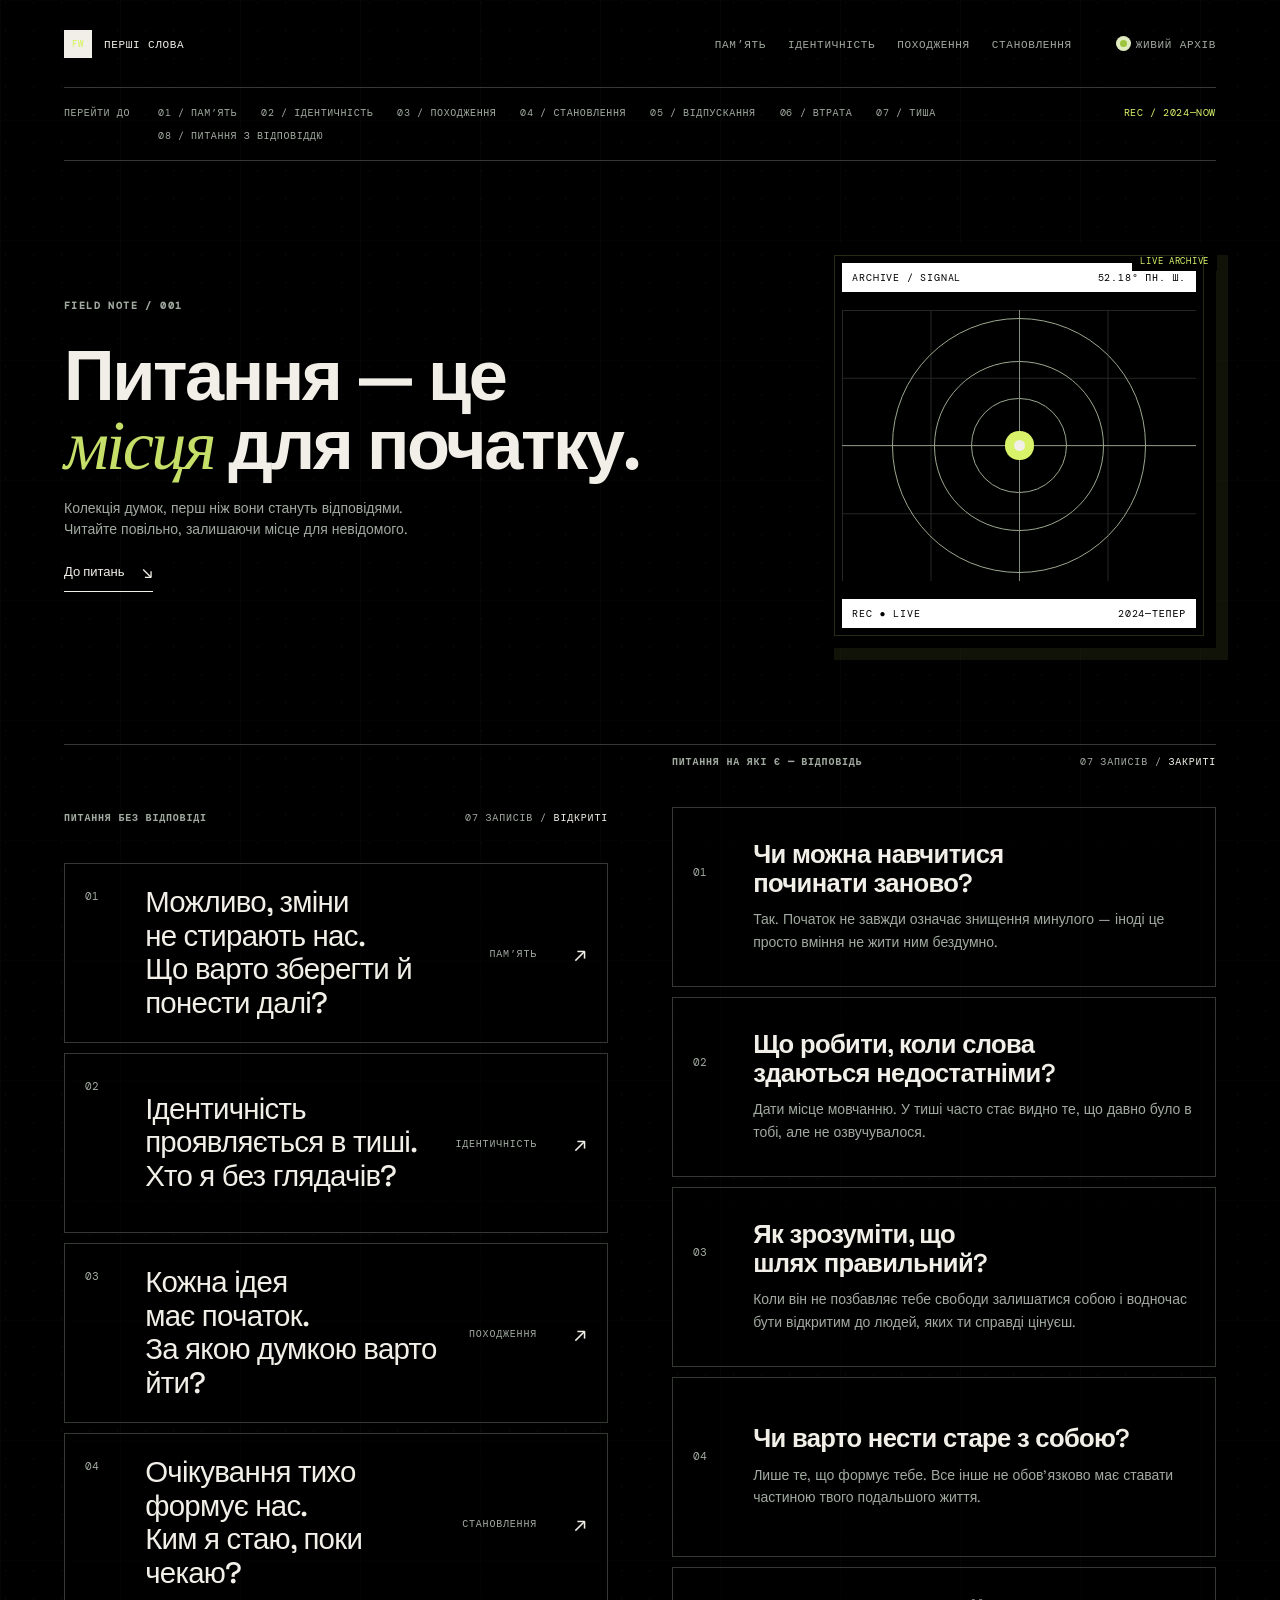
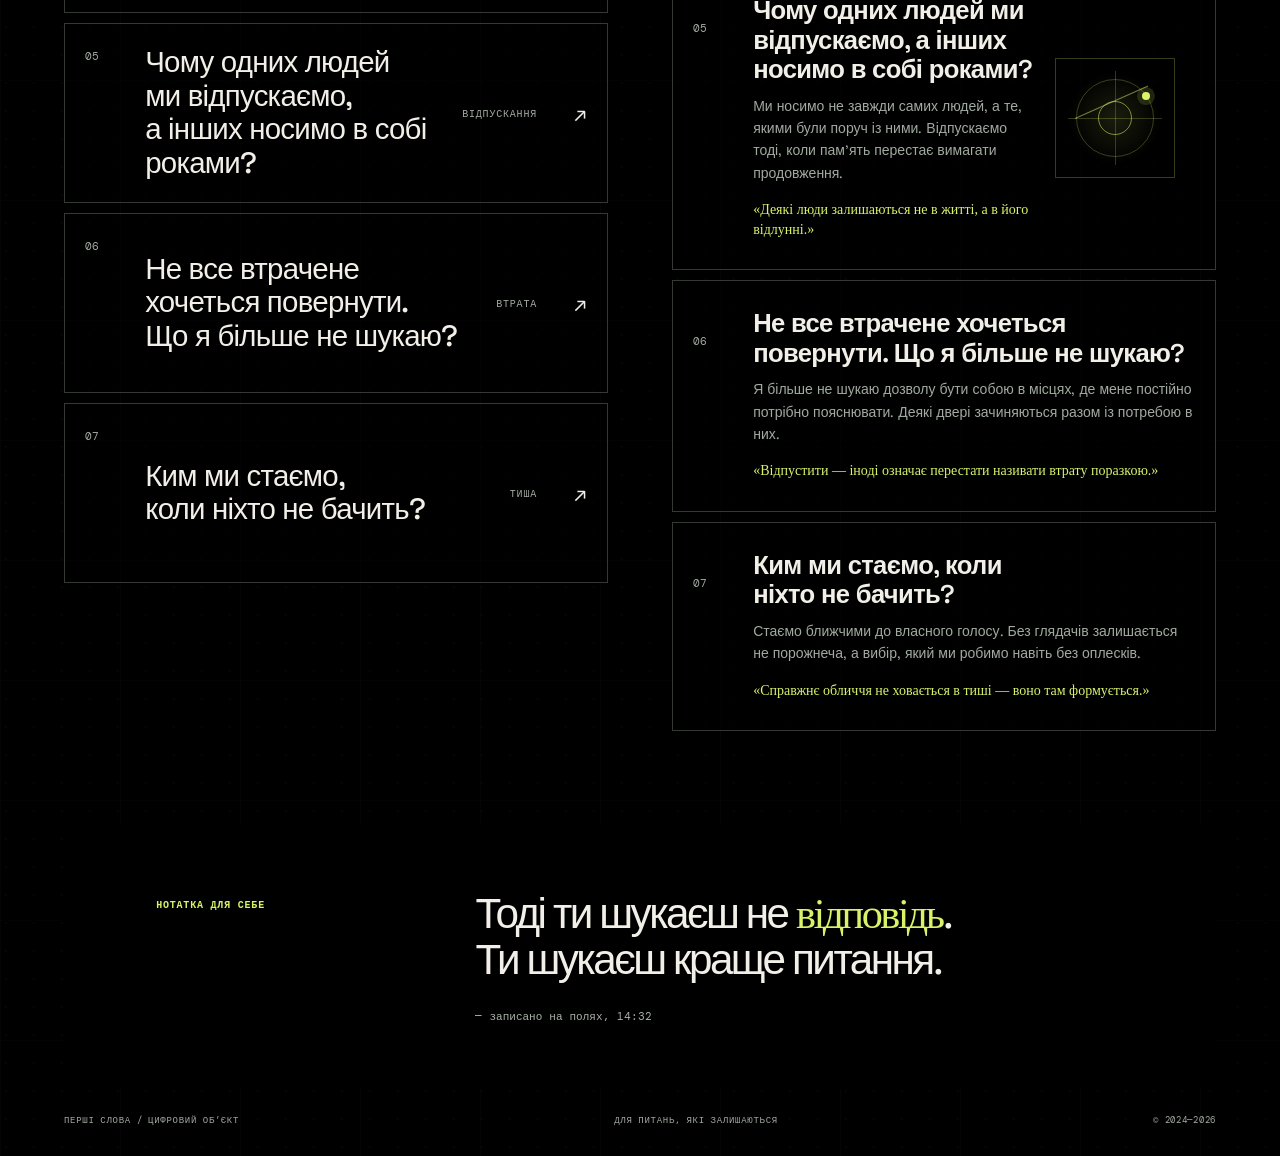
<file: index.html>
<!DOCTYPE html>
<html lang="uk">
<head>
    <meta charset="UTF-8">
    <meta name="viewport" content="width=device-width, initial-scale=1.0">
    <meta name="description" content="Перші слова — живий архів питань, фрагментів і незавершених думок.">
    <title>Перші слова — Живий архів</title>
    <link rel="preconnect" href="https://fonts.googleapis.com">
    <link rel="preconnect" href="https://fonts.gstatic.com" crossorigin>
    <link href="https://fonts.googleapis.com/css2?family=DM+Mono:wght@400;500&family=Space+Grotesk:wght@400;500;600;700&display=swap" rel="stylesheet">
    <link rel="stylesheet" href="styles.css">
</head>
<body>
    <div class="page-shell">
        <header class="site-header">
            <a class="brand" href="#top" aria-label="Головна сторінка Перші слова">
                <span class="brand-mark">FW</span>
                <span>Перші слова</span>
            </a>
            <nav class="main-nav" aria-label="Головна навігація">
                <ul class="topic-menu">
                    <li><a href="related.html#memory">Пам’ять</a></li>
                    <li><a href="related.html#identity">Ідентичність</a></li>
                    <li><a href="related.html#origin">Походження</a></li>
                    <li><a href="related.html#becoming">Становлення</a></li>
                </ul>
            </nav>
            <span class="status"><i></i> Живий архів</span>
        </header>

        <nav class="archive-index" aria-label="Перелік запитань архіву">
            <span class="archive-index-label">Перейти до</span>
            <ul>
                <li><a href="#question-01">01 / Пам’ять</a></li>
                <li><a href="#question-02">02 / Ідентичність</a></li>
                <li><a href="#question-03">03 / Походження</a></li>
                <li><a href="#question-04">04 / Становлення</a></li>
                <li><a href="#question-05">05 / Відпускання</a></li>
                <li><a href="#question-06">06 / Втрата</a></li>
                <li><a href="#question-07">07 / Тиша</a></li>
                <li><a href="#answered-questions">08 / Питання з відповіддю</a></li>
            </ul>
            <span class="archive-index-status">REC / 2024—NOW</span>
        </nav>

        <main id="top">
            <section class="hero" id="archive">
                <div class="hero-copy">
                    <p class="eyebrow"><b>FIELD NOTE / 001</b></p>
                    <h1>Питання — це<br><em> місця </em> для початку.</h1>
                    <p class="intro">Колекція думок, перш ніж вони стануть відповідями. Читайте повільно, залишаючи місце для невідомого.</p>
                    <a class="text-link" href="#questions">До питань <span>↘</span></a>
                </div>
                <div class="signal-card" role="img" aria-label="Візуалізація сигналу архіву">
                    <div class="signal-top"><span>ARCHIVE / SIGNAL</span><span>52.18° пн. ш.</span></div>
                    <div class="signal-visual" aria-hidden="true">
                        <span class="ring ring-one"></span>
                        <span class="ring ring-two"></span>
                        <span class="ring ring-three"></span>
                        <span class="signal-dot"></span>
                        <span class="crosshair horizontal"></span>
                        <span class="crosshair vertical"></span>
                    </div>
                    <div class="signal-bottom"><span>REC ● LIVE</span><span>2024—ТЕПЕР</span></div>
                </div>
            </section>

            <div class="archive-columns">
            <section class="archive-section" id="questions" aria-labelledby="index-title">
                <div class="section-heading">
                    <h2 class="eyebrow" id="index-title">Питання без відповіді</h2>
                    <p class="section-count">07 записів / <span>відкриті</span></p>
                </div>
                <div class="question-list">
                    <a class="question-row" id="question-01" href="related.html#memory" aria-label="Відкрити пов’язане питання про пам’ять">
                        <span class="question-number">01</span>
                        <h2>Можливо, зміни не стирають нас.<br>Що варто зберегти й понести далі?</h2>
                        <span class="question-tag">пам’ять</span>
                        <span class="arrow">↗</span>
                    </a>
                    <a class="question-row" id="question-02" href="related.html#identity" aria-label="Відкрити пов’язане питання про ідентичність">
                        <span class="question-number">02</span>
                        <h2>Ідентичність проявляється в тиші.<br>Хто я без глядачів?</h2>
                        <span class="question-tag">ідентичність</span>
                        <span class="arrow">↗</span>
                    </a>
                    <a class="question-row" id="question-03" href="related.html#origin" aria-label="Відкрити пов’язане питання про походження">
                        <span class="question-number">03</span>
                        <h2>Кожна ідея має початок.<br>За якою думкою варто йти?</h2>
                        <span class="question-tag">походження</span>
                        <span class="arrow">↗</span>
                    </a>
                    <a class="question-row" id="question-04" href="related.html#becoming" aria-label="Відкрити пов’язане питання про становлення">
                        <span class="question-number">04</span>
                        <h2>Очікування тихо формує нас.<br>Ким я стаю, поки чекаю?</h2>
                        <span class="question-tag">становлення</span>
                        <span class="arrow">↗</span>
                    </a>
                    <a class="question-row" id="question-05" href="#question-05" aria-label="Відкрити питання про відпускання">
                        <span class="question-number">05</span>
                        <h2>Чому одних людей ми відпускаємо, <br> а інших носимо в собі роками?</h2>
                        <span class="question-tag">відпускання</span>
                        <span class="arrow">↗</span>
                    </a>
                    <a class="question-row" id="question-06" href="#question-06" aria-label="Відкрити питання про втрату">
                        <span class="question-number">06</span>
                        <h2>Не все втрачене хочеться повернути.<br>Що я більше не шукаю?</h2>
                        <span class="question-tag">втрата</span>
                        <span class="arrow">↗</span>
                    </a>
                    <a class="question-row" id="question-07" href="#question-07" aria-label="Відкрити питання про тишу">
                        <span class="question-number">07</span>
                        <h2>Ким ми стаємо, <br> коли ніхто не бачить?</h2>
                        <span class="question-tag">тиша</span>
                        <span class="arrow">↗</span>
                    </a>
                </div>
            </section>

            <section class="answers-section" id="answered-questions" aria-labelledby="answered-title">
                <div class="section-heading">
                    <h2 class="eyebrow" id="answered-title">Питання на які є — відповідь</h2>
                    <p class="section-count">07 записів / <span>закриті</span></p>
                </div>

                <div class="answers-list">
                    <article class="answer-row answer-reveal">
                        <span class="question-number">01</span>
                        <div>
                            <h3>Чи можна навчитися починати заново?</h3>
                            <p>Так. Початок не завжди означає знищення минулого — іноді це просто вміння не жити ним бездумно.</p>
                        </div>
                    </article>

                    <article class="answer-row answer-reveal">
                        <span class="question-number">02</span>
                        <div>
                            <h3>Що робити, коли слова здаються недостатніми?</h3>
                            <p>Дати місце мовчанню. У тиші часто стає видно те, що давно було в тобі, але не озвучувалося.</p>
                        </div>
                    </article>

                    <article class="answer-row answer-reveal">
                        <span class="question-number">03</span>
                        <div>
                            <h3>Як зрозуміти, що шлях правильний?</h3>
                            <p>Коли він не позбавляє тебе свободи залишатися собою і водночас бути відкритим до людей, яких ти справді цінуєш.</p>
                        </div>
                    </article>

                    <article class="answer-row answer-reveal">
                        <span class="question-number">04</span>
                        <div>
                            <h3>Чи варто нести старе з собою?</h3>
                            <p>Лише те, що формує тебе. Все інше не обов’язково має ставати частиною твого подальшого життя.</p>
                        </div>
                    </article>

                    <article class="answer-row answer-reveal">
                        <span class="question-number">05</span>
                        <div>
                            <h3>Чому одних людей ми відпускаємо, а інших носимо в собі роками?</h3>
                            <p>Ми носимо не завжди самих людей, а те, якими були поруч із ними. Відпускаємо тоді, коли пам’ять перестає вимагати продовження.</p>
                            <p class="answer-quote">«Деякі люди залишаються не в житті, а в його відлунні.»</p>
                        </div>
                        <div class="answer-visual" role="img" aria-label="Анімована візуалізація пам’яті, що віддаляється, але залишає слід">
                            <span class="answer-visual-ring ring-small"></span>
                            <span class="answer-visual-ring ring-large"></span>
                            <span class="answer-visual-trace"></span>
                            <span class="answer-visual-dot"></span>
                        </div>
                    </article>

                    <article class="answer-row answer-reveal">
                        <span class="question-number">06</span>
                        <div>
                            <h3>Не все втрачене хочеться повернути. Що я більше не шукаю?</h3>
                            <p>Я більше не шукаю дозволу бути собою в місцях, де мене постійно потрібно пояснювати. Деякі двері зачиняються разом із потребою в них.</p>
                            <p class="answer-quote">«Відпустити — іноді означає перестати називати втрату поразкою.»</p>
                        </div>
                    </article>

                    <article class="answer-row answer-reveal">
                        <span class="question-number">07</span>
                        <div>
                            <h3>Ким ми стаємо, коли ніхто не бачить?</h3>
                            <p>Стаємо ближчими до власного голосу. Без глядачів залишається не порожнеча, а вибір, який ми робимо навіть без оплесків.</p>
                            <p class="answer-quote">«Справжнє обличчя не ховається в тиші — воно там формується.»</p>
                        </div>
                    </article>
                </div>
            </section>
            </div>

            <section class="answer-note" id="about" aria-labelledby="note-title">
                <h2 class="note-label" id="note-title">Нотатка для себе</h2>
                <div>
                    <p class="note-text">Тоді ти шукаєш не <strong>відповідь</strong>.<br>Ти шукаєш краще питання.</p>
                    <p class="note-meta">— записано на полях, 14:32</p>
                </div>
            </section>
        </main>

        <footer class="site-footer">
            <span>ПЕРШІ СЛОВА / ЦИФРОВИЙ ОБ’ЄКТ</span>
            <span>Для питань, які залишаються</span>
            <span>© 2024—2026</span>
        </footer>
    </div>
</body>
</html>
</file>
<file: styles.css>
:root {
	--ink: #f1efe7;
	--muted: #a1aaa0;
	--paper: #000000;
	--line: #343934;
	--acid: #d8f36a;
	--warm: #000000;
	--serif: Georgia, 'Times New Roman', serif;
}

* { box-sizing: border-box; }

html { scroll-behavior: smooth; }

body {
	margin: 0;
	color: var(--ink);
	background-color: var(--paper);
	background-image: radial-gradient(circle at 20% 10%, rgba(216, 243, 106, .035) 0 1px, transparent 1px), linear-gradient(90deg, rgba(255, 255, 255, .018) 1px, transparent 1px), linear-gradient(rgba(255, 255, 255, .012) 1px, transparent 1px);
	background-size: 28px 28px, 120px 120px, 120px 120px;
	font-family: 'Space Grotesk', sans-serif;
}

a { color: inherit; text-decoration: none; }

.page-shell { max-width: 1440px; margin: 0 auto; padding: 0 5vw; overflow: hidden; }

.site-header {
	min-height: 88px;
	display: flex;
	align-items: center;
	gap: 48px;
	border-bottom: 1px solid var(--line);
	font-family: 'DM Mono', monospace;
	font-size: 11px;
	text-transform: uppercase;
	letter-spacing: .06em;
}

.brand { display: flex; align-items: center; gap: 12px; font-weight: 500; }
.brand-mark { display: grid; width: 28px; height: 28px; place-items: center; background: var(--ink); color: var(--acid); font-size: 9px; }
.main-nav { margin-left: auto; color: var(--muted); }
.topic-menu { display: flex; gap: 22px; list-style: none; margin: 0; padding: 0; }
.main-nav a { padding: 34px 0; position: relative; }
.main-nav a:hover, .main-nav a:focus-visible { color: var(--ink); }
.status { display: flex; align-items: center; gap: 9px; color: var(--muted); }
.status i { width: 7px; height: 7px; border-radius: 50%; background: #9cc53d; box-shadow: 0 0 0 4px #e0ebbf; }

.archive-index {
	display: flex;
	align-items: baseline;
	gap: 28px;
	padding: 18px 0;
	border-bottom: 1px solid var(--line);
	font: 10px 'DM Mono', monospace;
	text-transform: uppercase;
	letter-spacing: .06em;
}
.archive-index-label { color: var(--muted); white-space: nowrap; }
.archive-index ul { display: flex; flex-wrap: wrap; gap: 10px 24px; list-style: none; margin: 0; padding: 0; }
.archive-index a { color: var(--muted); transition: color .2s ease; }
.archive-index a:hover, .archive-index a:focus-visible { color: var(--acid); }
.archive-index-status { margin-left: auto; color: var(--acid); white-space: nowrap; }

.hero { display: grid; grid-template-columns: 1.25fr .75fr; gap: 8vw; align-items: center; padding: 82px 0 96px; border-bottom: 1px solid var(--line); }
.related-hero { padding: 82px 0 76px; border-bottom: 1px solid var(--line); }
.related-hero .intro { margin-bottom: 20px; }
.eyebrow, .note-label, .signal-top, .signal-bottom, .question-tag, .section-count, .site-footer { font-family: 'DM Mono', monospace; text-transform: uppercase; letter-spacing: .08em; font-size: 10px; }
.eyebrow { margin: 0 0 30px; color: var(--muted); }
.hero-copy .eyebrow { letter-spacing: .14em; }
h1, h2, h3, h4, h5, h6 { color: var(--ink); font-family: 'Space Grotesk', sans-serif; font-weight: 600; line-height: 1.15; letter-spacing: -.025em; text-wrap: balance; }
h1 { max-width: 620px; margin: 0; font-size: clamp(2.4rem, 5.5vw, 5.2rem); line-height: .98; letter-spacing: -.035em; }
h1 em { color: #c5df68; font-family: var(--serif); font-weight: 400; letter-spacing: -.04em; }
.intro { max-width: 360px; margin: 18px 0 20px; color: var(--muted); font-size: 14px; line-height: 1.5; }
.text-link { display: inline-flex; gap: 18px; align-items: center; border-bottom: 1px solid var(--ink); padding-bottom: 8px; font-size: 13px; }
.text-link span { font-size: 18px; }

.signal-card { position: relative; background: var(--warm); padding: 20px; aspect-ratio: 1 / 1.03; max-width: 430px; width: 100%; justify-self: end; display: flex; flex-direction: column; justify-content: space-between; animation: appear .8s ease both .15s; box-shadow: 12px 12px 0 rgba(216, 243, 106, .08); }
.signal-card::before { content: 'LIVE ARCHIVE'; position: absolute; top: 8px; right: -1px; padding: 4px 8px; color: var(--acid); background: var(--paper); font: 9px 'DM Mono', monospace; letter-spacing: .08em; }
.signal-card::after { content: ''; position: absolute; inset: 12px; border: 1px solid rgba(216, 243, 106, .18); pointer-events: none; }
.signal-top, .signal-bottom { display: flex; justify-content: space-between; color: var(--muted); }
.signal-top { padding: 8px 10px; background-color: #ffffff; color: #000000; }
.signal-top span:first-child { color: #000000; }
.signal-bottom { padding: 8px 10px; background-color: #ffffff; color: #000000; }
.signal-visual { position: relative; flex: 1; margin: 18px 0; display: grid; place-items: center; overflow: hidden; }
.signal-visual::before { content: ''; position: absolute; inset: 0; background-image: linear-gradient(var(--line) 1px, transparent 1px), linear-gradient(90deg, var(--line) 1px, transparent 1px); background-size: 25% 25%; opacity: .7; }
.ring { position: absolute; border: 1px solid #9ca890; border-radius: 50%; aspect-ratio: 1; }
.ring-one { width: 27%; } .ring-two { width: 48%; } .ring-three { width: 72%; }
.signal-dot { width: 11px; height: 11px; border-radius: 50%; background: var(--ink); z-index: 2; box-shadow: 0 0 0 9px var(--acid); }
.crosshair { position: absolute; background: #9ca890; opacity: .8; } .horizontal { width: 100%; height: 1px; } .vertical { height: 100%; width: 1px; }

.archive-section { padding: 56px 0 94px; }
.related-section { padding: 56px 0 94px; }
.answers-section { padding: 0 0 94px; }
.archive-columns { display: grid; grid-template-columns: minmax(0, 1fr) minmax(0, 1fr); gap: 5vw; align-items: start; }
.archive-columns .section-heading { min-height: 34px; }
.answers-list { display: grid; gap: 10px; }
.answer-row { position: relative; min-height: 180px; display: grid; grid-template-columns: 8% minmax(0, 1fr); gap: 20px; align-content: center; padding: 28px 20px 30px; border: 1px solid var(--line); background: rgba(0, 0, 0, .46); transition: background .25s ease, transform .25s ease, border-color .25s ease; }
.answer-row:has(.answer-visual) { grid-template-columns: 8% minmax(0, 1fr) 140px; }
.answer-visual { position: relative; width: 120px; height: 120px; align-self: center; overflow: hidden; border: 1px solid rgba(216, 243, 106, .25); background: radial-gradient(circle, rgba(216, 243, 106, .12), transparent 55%); }
.answer-visual::before, .answer-visual::after { content: ''; position: absolute; background: rgba(216, 243, 106, .22); }
.answer-visual::before { top: 50%; left: 10%; width: 80%; height: 1px; }
.answer-visual::after { top: 10%; left: 50%; width: 1px; height: 80%; }
.answer-visual-ring { position: absolute; top: 50%; left: 50%; border: 1px solid rgba(216, 243, 106, .55); border-radius: 50%; transform: translate(-50%, -50%); }
.ring-small { width: 34px; height: 34px; animation: visual-pulse 2.8s ease-in-out infinite; }
.ring-large { width: 78px; height: 78px; opacity: .45; animation: visual-pulse 2.8s ease-in-out infinite reverse; }
.answer-visual-trace { position: absolute; top: 50%; left: 16%; width: 68%; height: 1px; background: var(--acid); transform: rotate(-24deg); transform-origin: left center; opacity: .5; }
.answer-visual-dot { position: absolute; top: 28%; right: 20%; width: 8px; height: 8px; border-radius: 50%; background: var(--acid); box-shadow: 0 0 0 5px rgba(216, 243, 106, .14); animation: visual-orbit 3.8s ease-in-out infinite; }
.answer-reveal { animation: answer-arrival .7s ease both; }
.answer-reveal:nth-child(2) { animation-delay: .08s; }
.answer-reveal:nth-child(3) { animation-delay: .16s; }
.answer-reveal:nth-child(4) { animation-delay: .24s; }
.answer-reveal:nth-child(5) { animation-delay: .32s; }
.answer-reveal:nth-child(6) { animation-delay: .4s; }
.answer-reveal:nth-child(7) { animation-delay: .48s; }
.answer-reveal > div { animation: answer-copy-arrival .65s ease both; }
.answer-reveal:nth-child(2) > div { animation-delay: .14s; }
.answer-reveal:nth-child(3) > div { animation-delay: .22s; }
.answer-reveal:nth-child(4) > div { animation-delay: .3s; }
.answer-reveal:nth-child(5) > div { animation-delay: .38s; }
.answer-reveal:nth-child(6) > div { animation-delay: .46s; }
.answer-reveal:nth-child(7) > div { animation-delay: .54s; }
.answer-row:hover { background: rgba(216, 243, 106, .07); border-color: var(--acid); transform: translateX(-6px); }
.answer-row h3 { margin: 0 0 10px; font-size: clamp(1.25rem, 2vw, 1.8rem); line-height: 1.15; }
.answer-row p { max-width: 650px; margin: 0; color: var(--muted); font-size: 14px; line-height: 1.6; }
.answer-row .answer-quote { margin-top: 16px; color: var(--acid); font: 14px var(--serif); line-height: 1.4; }
.section-heading { display: flex; justify-content: space-between; align-items: baseline; margin-bottom: 28px; }
.section-heading .eyebrow { margin: 0; }
.section-count { color: var(--muted); } .section-count span { color: var(--ink); }
.question-list { display: grid; gap: 10px; }
.question-row { min-height: 180px; display: grid; grid-template-columns: 8% minmax(0, 1fr) auto 30px; gap: 20px; align-items: center; border: 1px solid var(--line); padding: 0 20px; background: rgba(0, 0, 0, .46); color: var(--ink); transition: background .25s ease, transform .25s ease, border-color .25s ease, box-shadow .25s ease; scroll-margin-top: 24px; }
.question-row:hover { background: rgba(216, 243, 106, .07); border-color: var(--acid); transform: translateX(6px); box-shadow: 8px 8px 0 rgba(216, 243, 106, .08); }
.question-row:focus-visible { outline: 2px solid var(--acid); outline-offset: 5px; }
.question-row:target { animation: question-arrival .7s ease both; }
.question-number { align-self: start; padding-top: 25px; font: 11px 'DM Mono', monospace; color: var(--muted); }
.question-row h2 { min-width: 0; margin: 0; overflow-wrap: anywhere; font-size: clamp(1.35rem, 2.3vw, 2.15rem); line-height: 1.15; letter-spacing: -.025em; font-weight: 500; }
.question-tag { color: var(--muted); } .arrow { font-size: 21px; text-align: right; }

.answer-note { display: grid; grid-template-columns: 25% minmax(0, 1fr); gap: 8%; padding: 66px 8%; background: #000; color: var(--ink); }
.note-label { margin: 0; color: var(--acid); padding-top: 8px; }
.note-text { margin: 0; font-size: clamp(1.7rem, 3.3vw, 3.6rem); line-height: 1.05; letter-spacing: -.06em; }
.note-text strong { color: var(--acid); font-family: var(--serif); font-weight: 400; }
.note-meta { color: #a9b1a8; font: 11px 'DM Mono', monospace; margin: 28px 0 0; }
.site-footer { display: flex; justify-content: space-between; padding: 25px 0 30px; color: var(--muted); font-size: 9px; }


@keyframes appear { from { opacity: 0; transform: translateY(18px); } to { opacity: 1; transform: translateY(0); } }
@keyframes answer-arrival { from { opacity: 0; transform: translateY(14px); } to { opacity: 1; transform: translateY(0); } }
@keyframes answer-copy-arrival { from { opacity: 0; transform: translateX(10px); } to { opacity: 1; transform: translateX(0); } }
@keyframes visual-pulse { 0%, 100% { transform: translate(-50%, -50%) scale(.9); opacity: .35; } 50% { transform: translate(-50%, -50%) scale(1.08); opacity: .8; } }
@keyframes visual-orbit { 0%, 100% { transform: translate(0, 0); opacity: .55; } 50% { transform: translate(-24px, 32px); opacity: 1; } }
@keyframes question-arrival { 0% { background: var(--acid); } 100% { background: #000; } }

@media (prefers-reduced-motion: reduce) {
	*, *::before, *::after { animation-duration: .01ms !important; animation-iteration-count: 1 !important; scroll-behavior: auto !important; transition-duration: .01ms !important; }
}

@media (max-width: 700px) {
	.page-shell { padding: 0 22px; }
	.site-header { min-height: 70px; gap: 16px; }
	.main-nav { gap: 17px; }
	.topic-menu { gap: 10px; flex-wrap: wrap; justify-content: flex-end; max-width: 300px; }
	.main-nav a { padding: 25px 0; }
	.status { display: none; }
	.hero { grid-template-columns: 1fr; gap: 52px; padding: 72px 0 80px; }
	.signal-card { justify-self: stretch; max-width: none; }
	.archive-columns { grid-template-columns: 1fr; gap: 0; }
	.archive-columns .answers-section { padding-bottom: 72px; }
	.archive-index { align-items: flex-start; flex-wrap: wrap; gap: 12px 20px; }
	.archive-index ul { order: 3; flex-basis: 100%; }
	.archive-index-status { margin-left: auto; }
	.question-row, .answer-row { min-height: 150px; }
	.answer-row, .answer-row:has(.answer-visual) { grid-template-columns: 35px 1fr; gap: 10px; }
	.answer-visual { grid-column: 2; width: 100%; height: 84px; }
	.question-tag { display: none; }
	.question-row:hover { transform: translateX(3px); }
	.answer-note { grid-template-columns: 1fr; gap: 30px; padding: 48px 28px; margin: 0 -22px; }
	.site-footer { flex-wrap: wrap; gap: 12px; }
	.site-footer span:nth-child(2) { order: 3; width: 100%; }
}
</file>
